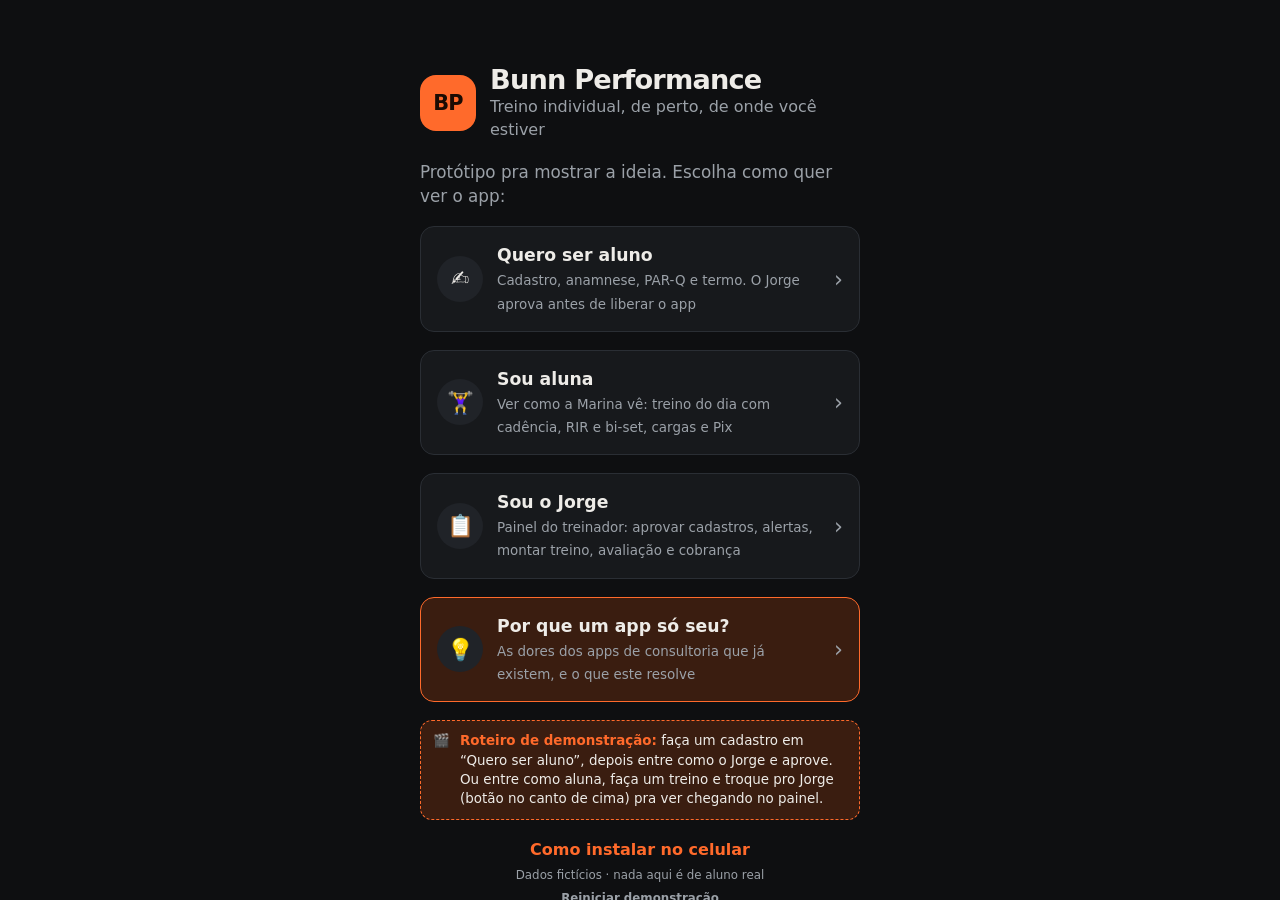
<file: index.html>
<!doctype html>
<html lang="pt-BR">
<head>
<meta charset="utf-8">
<meta name="viewport" content="width=device-width, initial-scale=1, maximum-scale=1, user-scalable=no, viewport-fit=cover">
<title>Jorge Personal</title>
<meta name="description" content="Protótipo do app de consultoria online do Jorge: cadastro com aprovação, treino detalhado, avaliação física e painel do treinador.">
<meta name="theme-color" content="#f3f2ee" media="(prefers-color-scheme: light)">
<meta name="theme-color" content="#0e0f11" media="(prefers-color-scheme: dark)">
<meta name="apple-mobile-web-app-capable" content="yes">
<meta name="mobile-web-app-capable" content="yes">
<meta name="apple-mobile-web-app-status-bar-style" content="default">
<meta name="apple-mobile-web-app-title" content="Jorge">
<link rel="manifest" href="manifest.webmanifest">
<link rel="icon" href="icones/icone-192.png" type="image/png">
<link rel="apple-touch-icon" href="icones/icone-180.png">
<link rel="stylesheet" href="app.css">
</head>
<body>

<!-- escolha de perfil (protótipo: na versão de verdade é o login) -->
<div class="entrada" id="entrada" hidden></div>

<header class="top" id="topo">
  <div class="top-in">
    <span class="logo sm" id="top-logo"></span>
    <div class="top-t">
      <span class="eyebrow" id="top-sub"></span>
      <h1 id="top-tit"></h1>
    </div>
    <button type="button" class="troca" id="troca" aria-label="Trocar de perfil"><i></i><span id="troca-txt"></span></button>
  </div>
</header>

<main id="main"><div class="view" id="tela"></div></main>

<nav class="tabbar" id="tabbar" aria-label="Seções"></nav>

<!-- treino em andamento -->
<div class="exec" id="exec" hidden></div>
<div class="descanso" id="descanso" aria-live="polite"></div>

<!-- folha que sobe de baixo -->
<div class="veu" id="veu" hidden></div>
<section class="folha" id="folha" role="dialog" aria-modal="true" aria-labelledby="folha-tit" hidden>
  <div class="pega"></div>
  <div class="fh"><h2 id="folha-tit"></h2><button type="button" class="fechar" data-a="fechar" aria-label="Fechar">✕</button></div>
  <div class="fc" id="folha-c"></div>
</section>

<div class="toast" id="toast" role="status"></div>
<div class="notif" id="notif" role="status"></div>

<script src="config.js"></script>
<script src="banco.js"></script>
<script src="dados.js"></script>
<script src="app.js"></script>
</body>
</html>
</file>
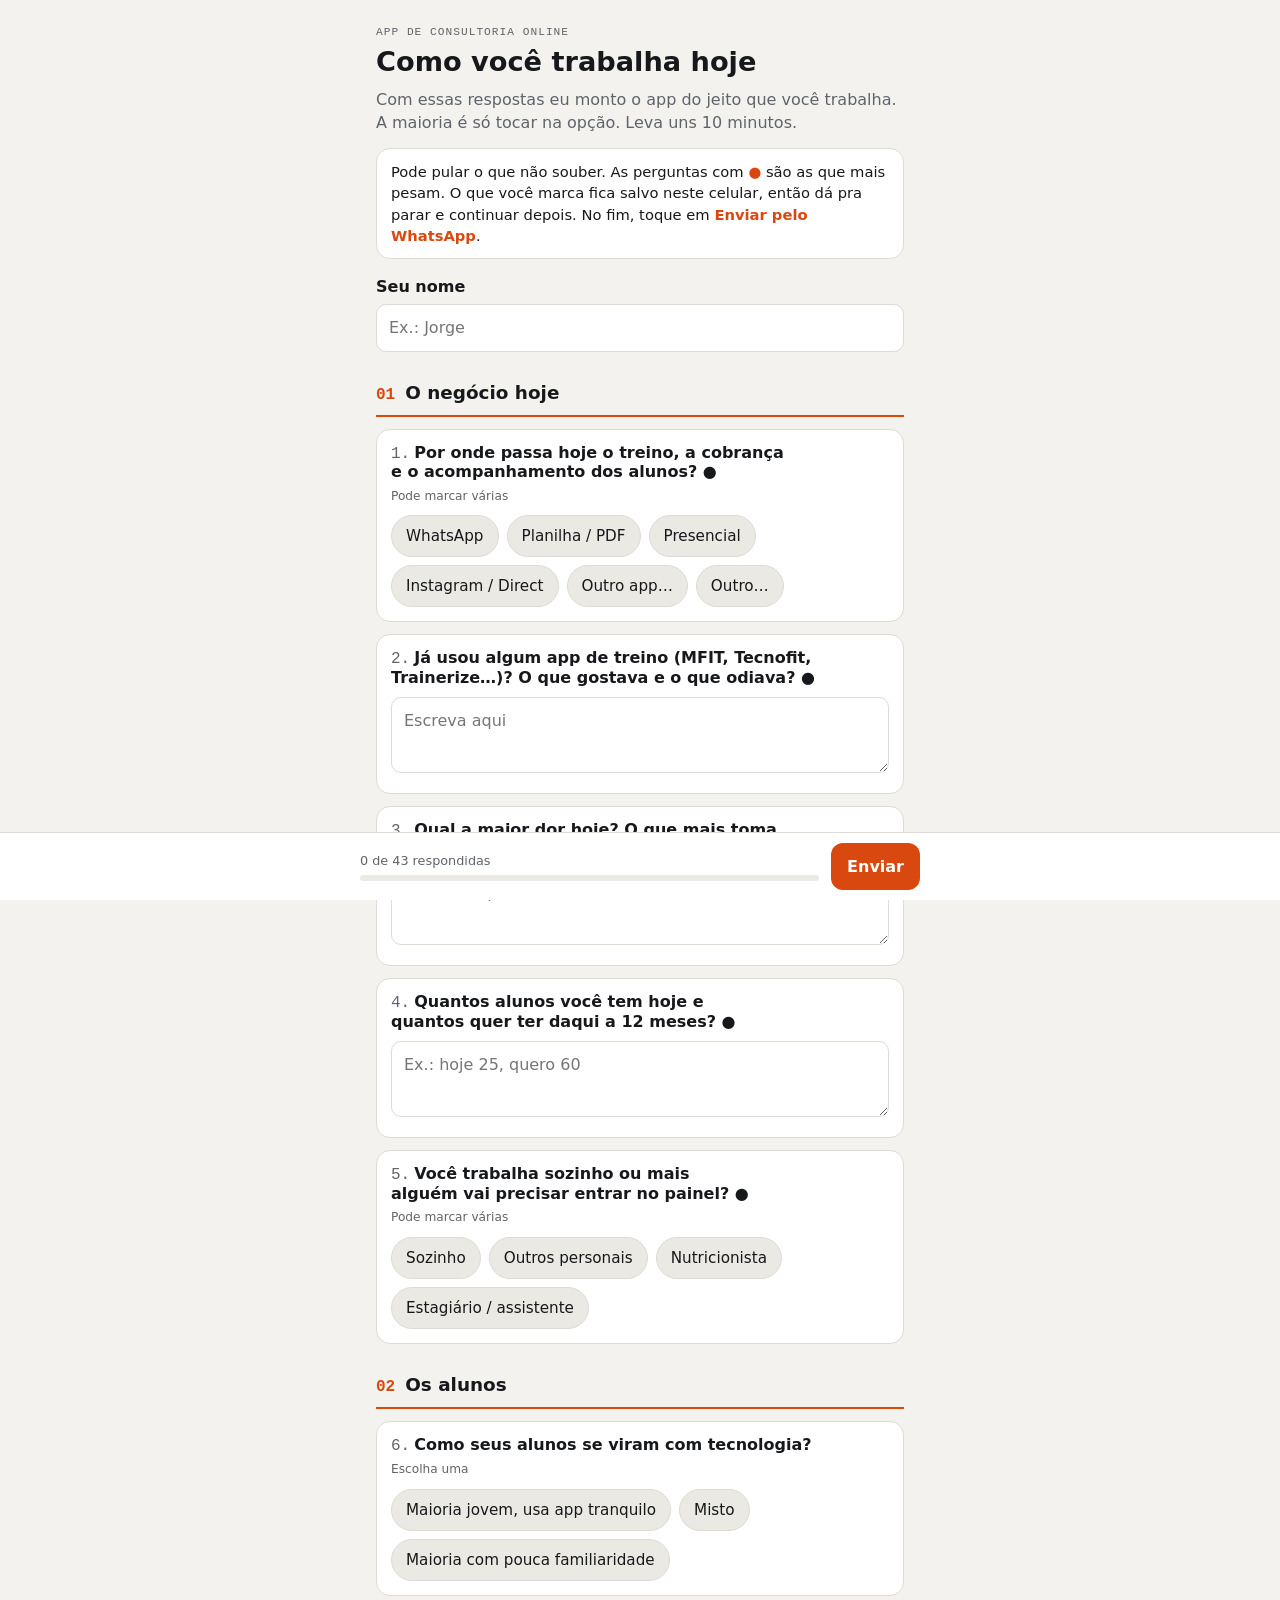
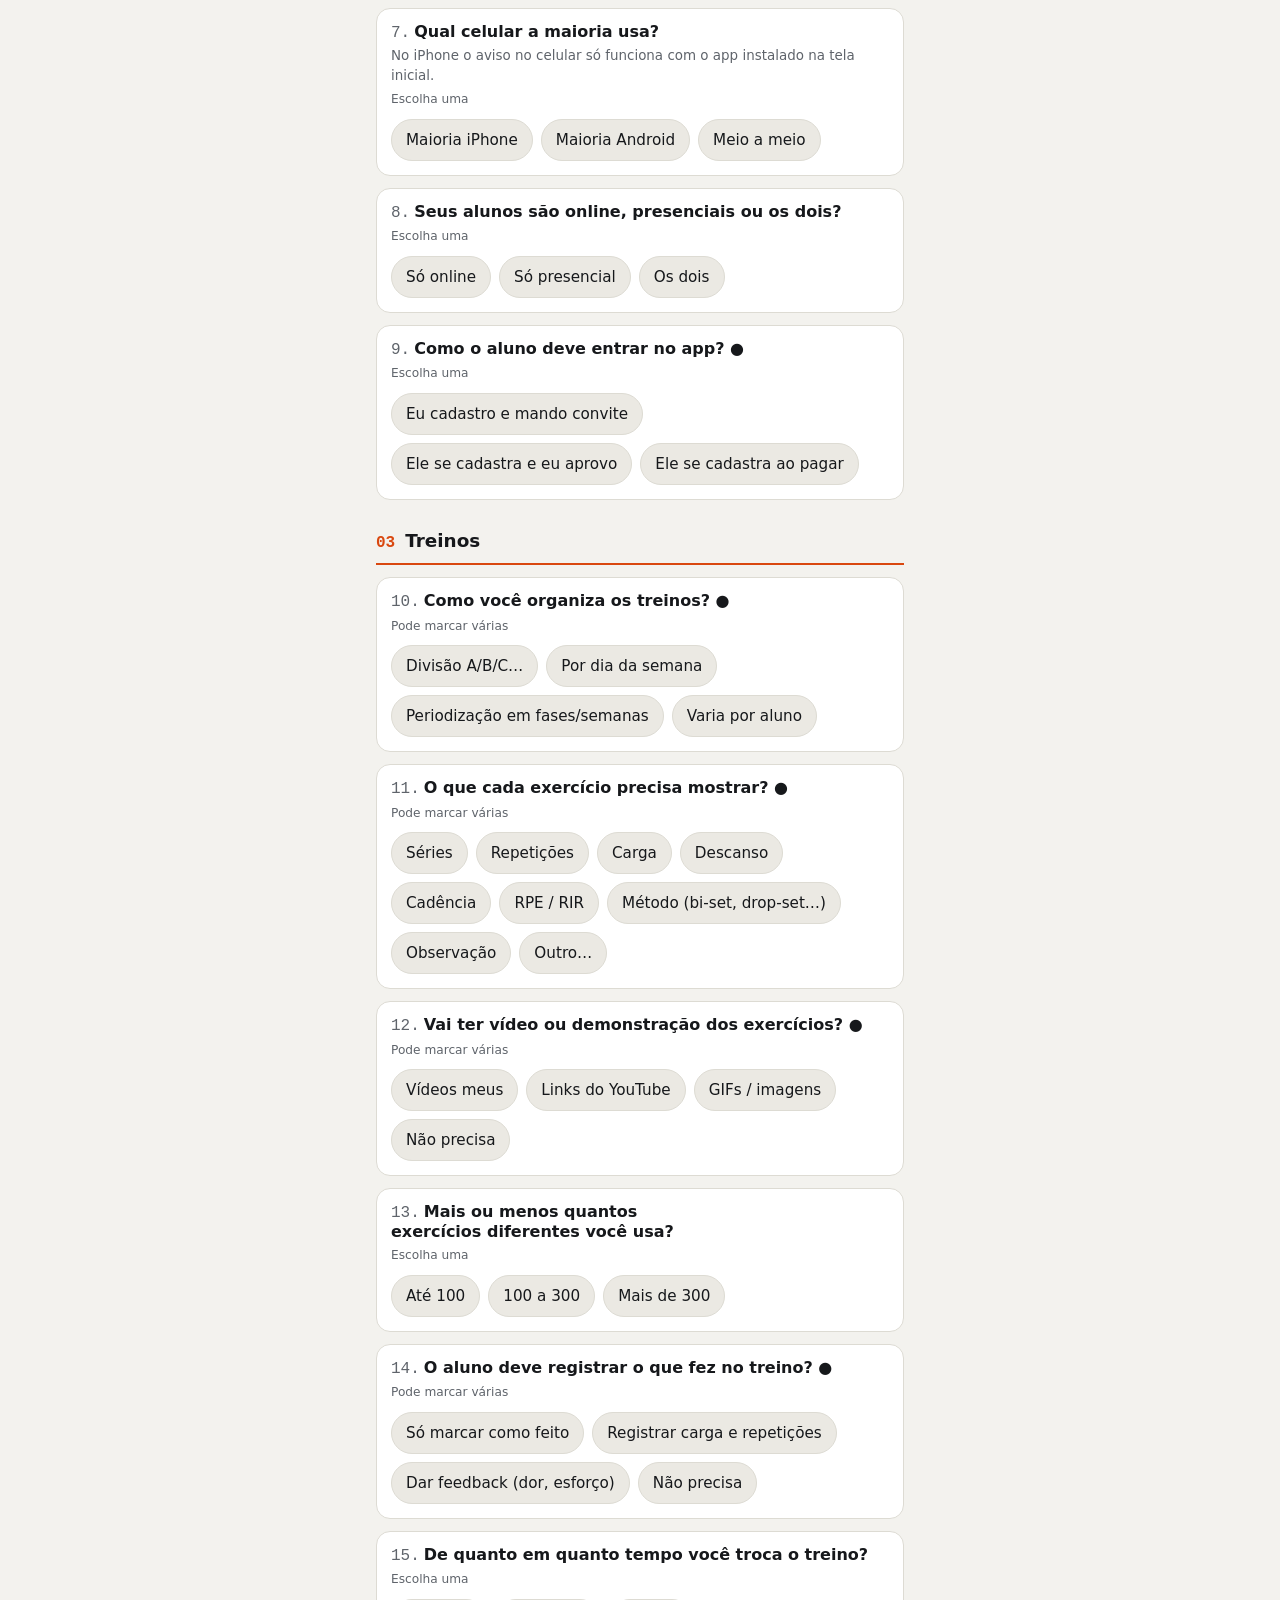
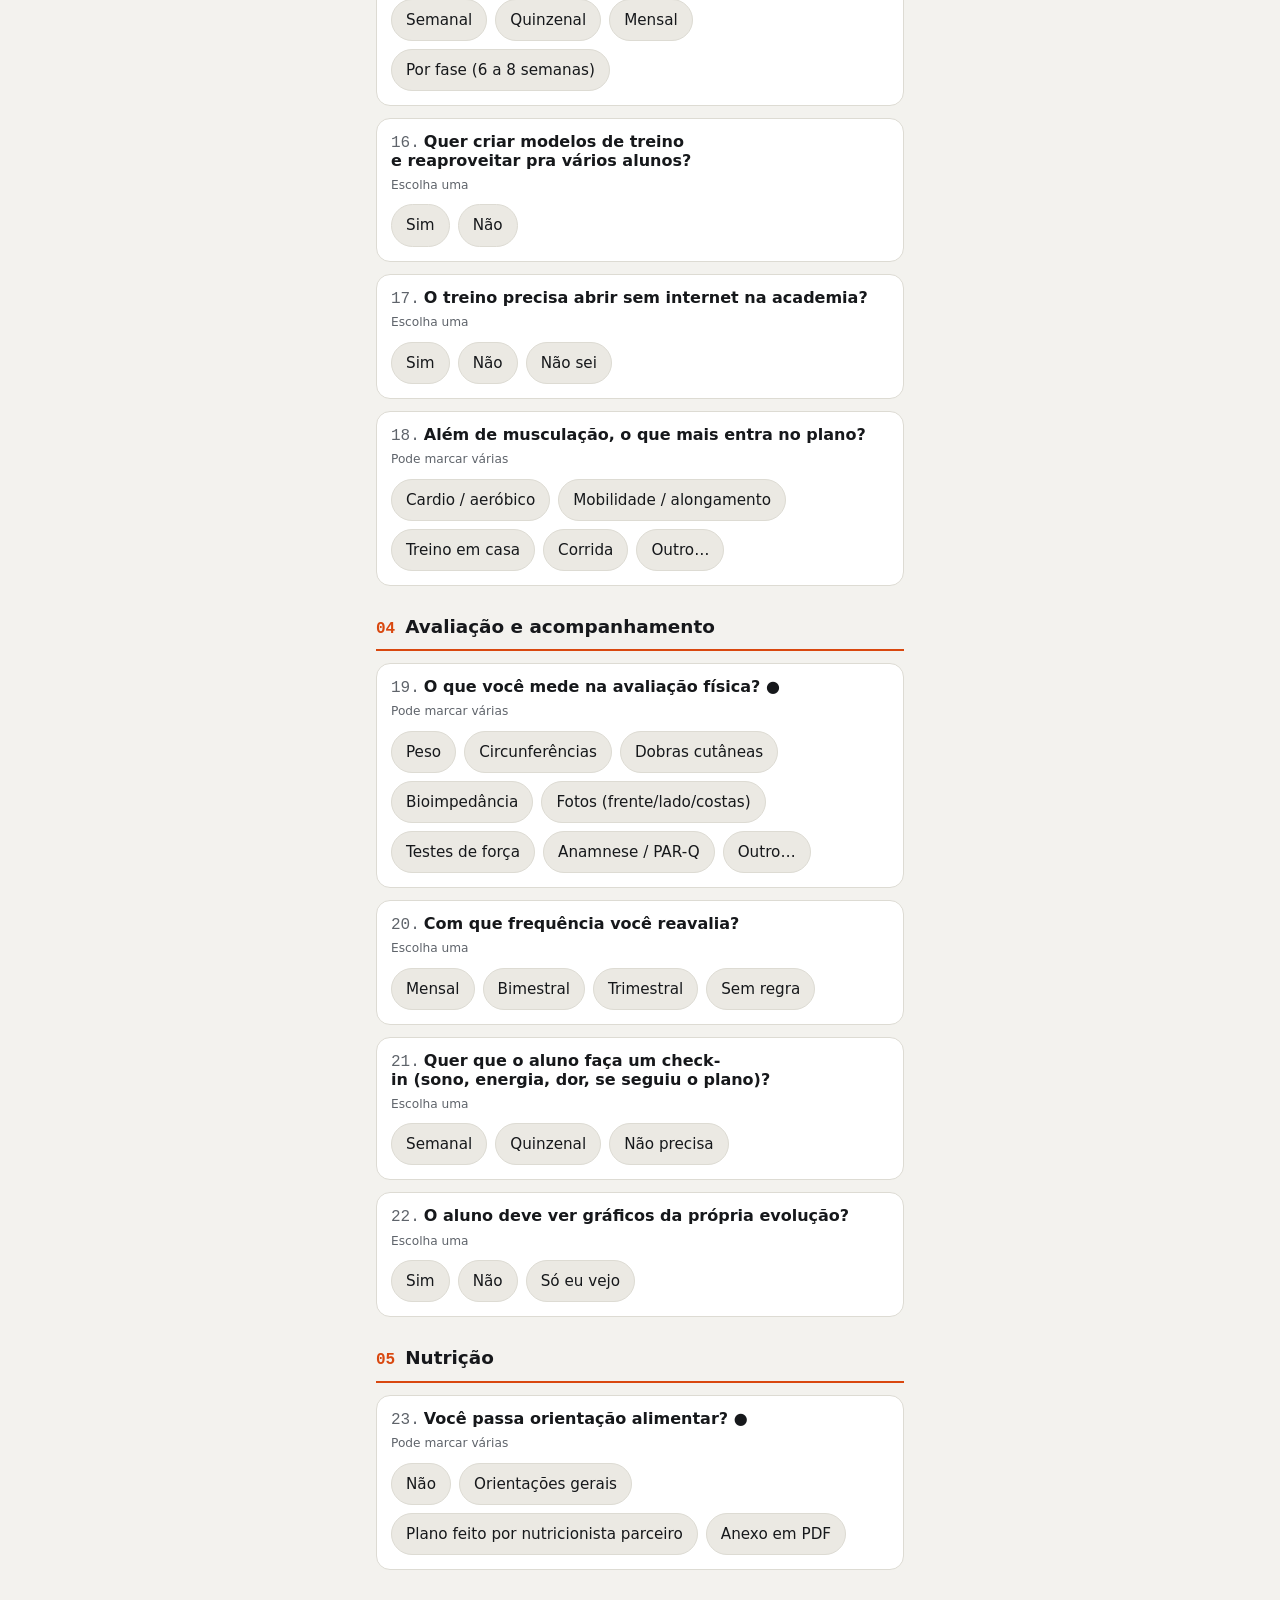
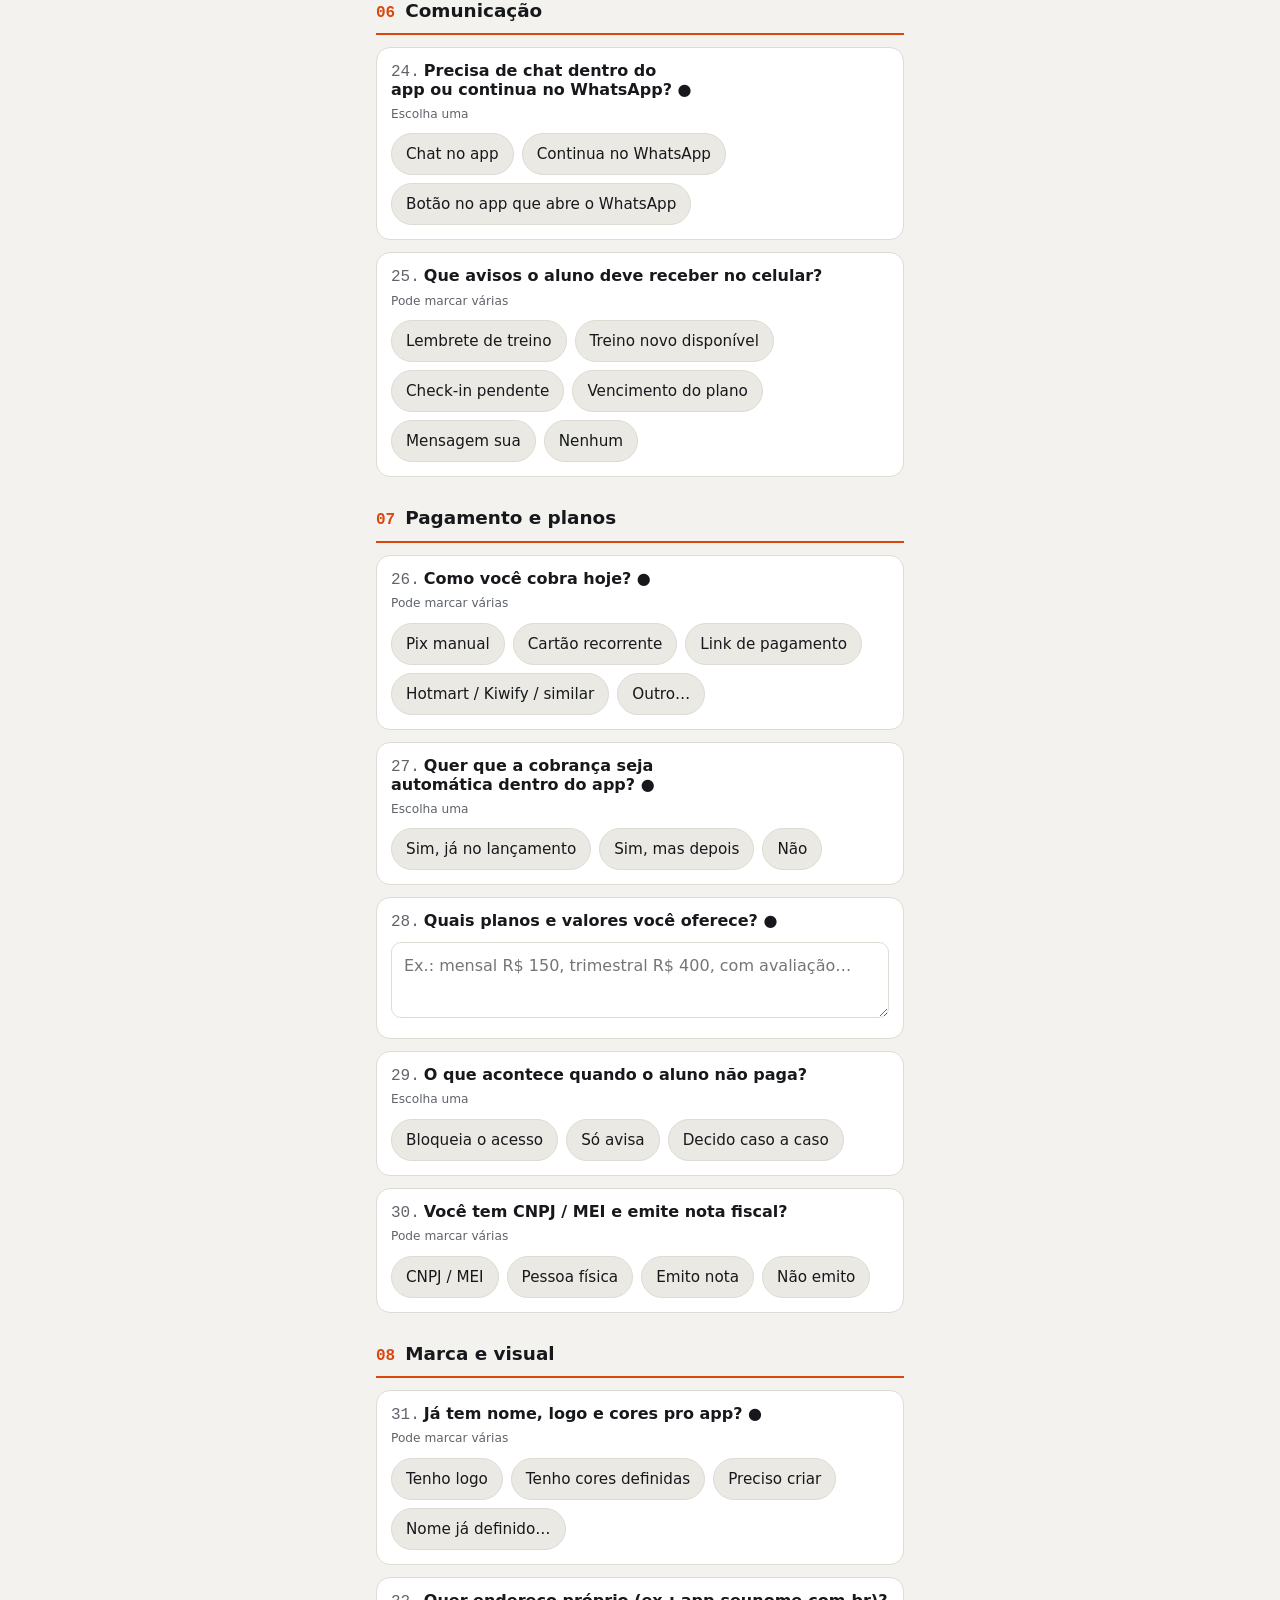
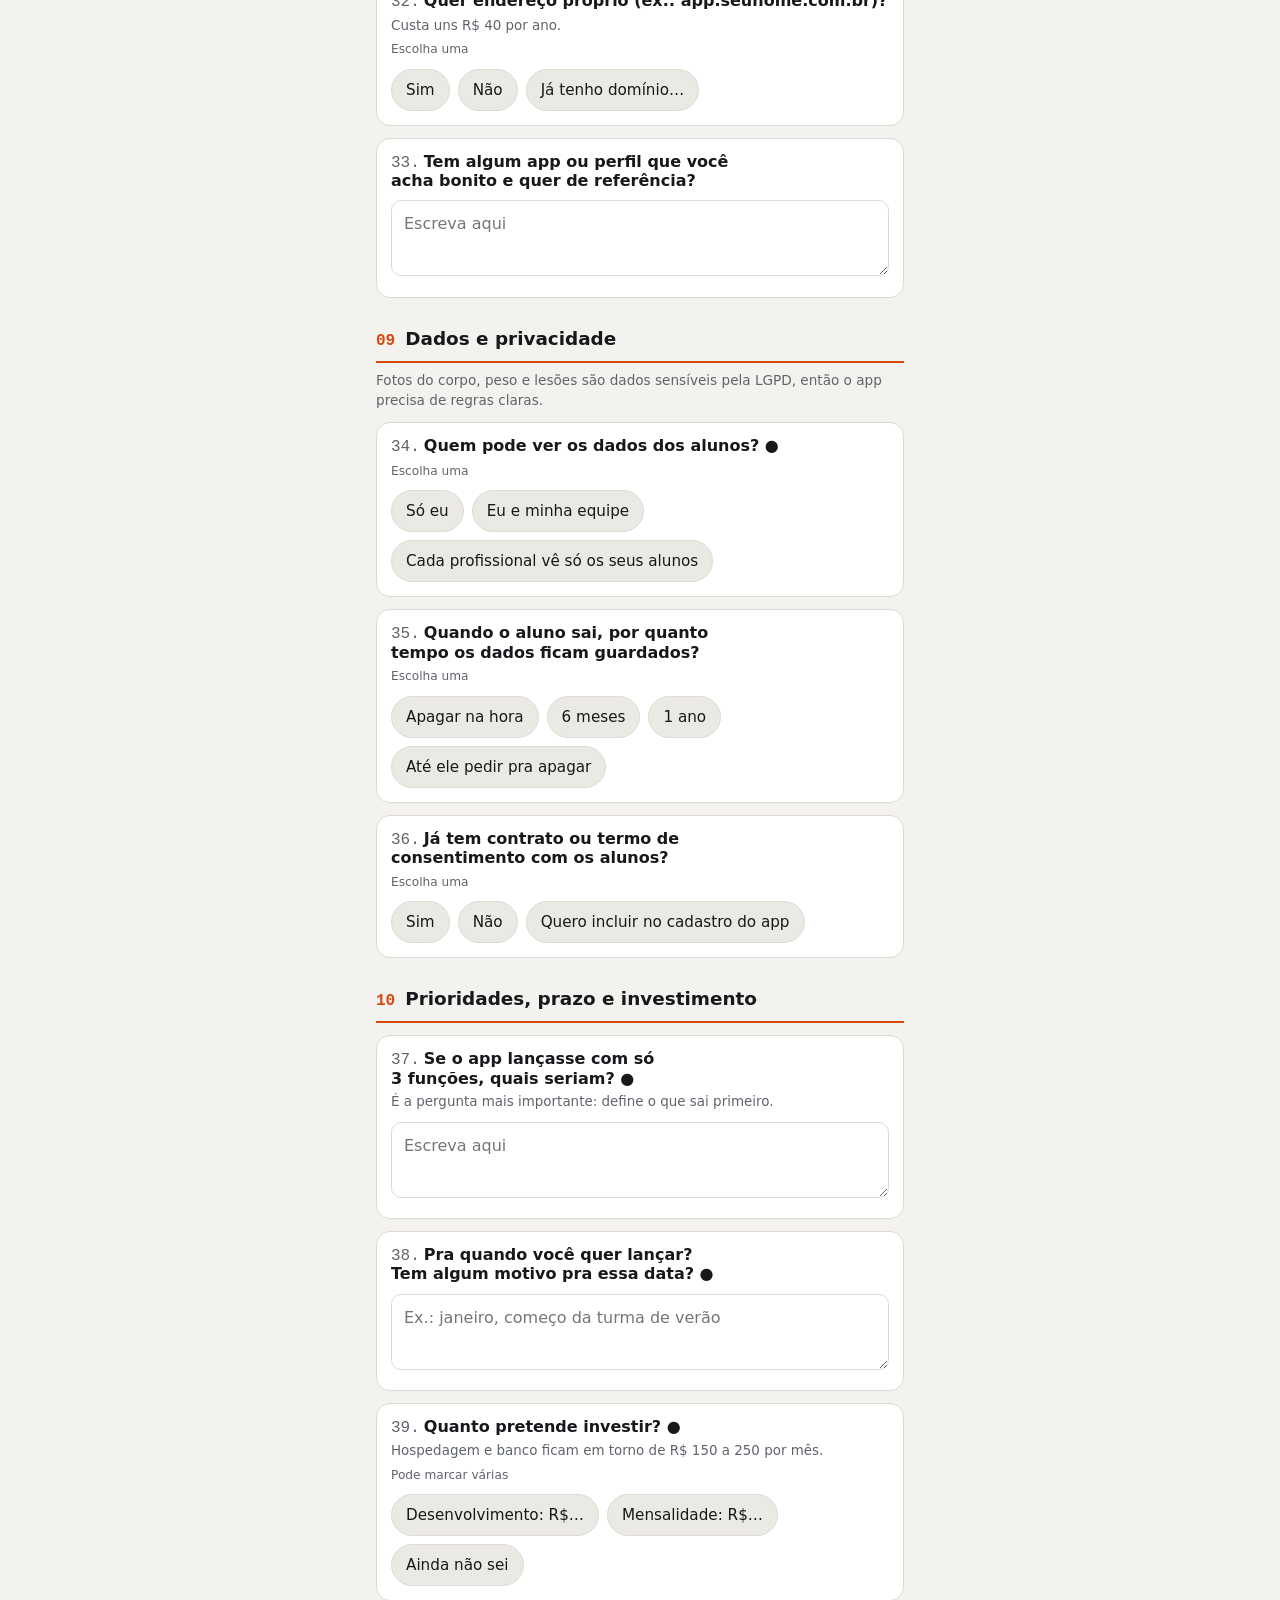
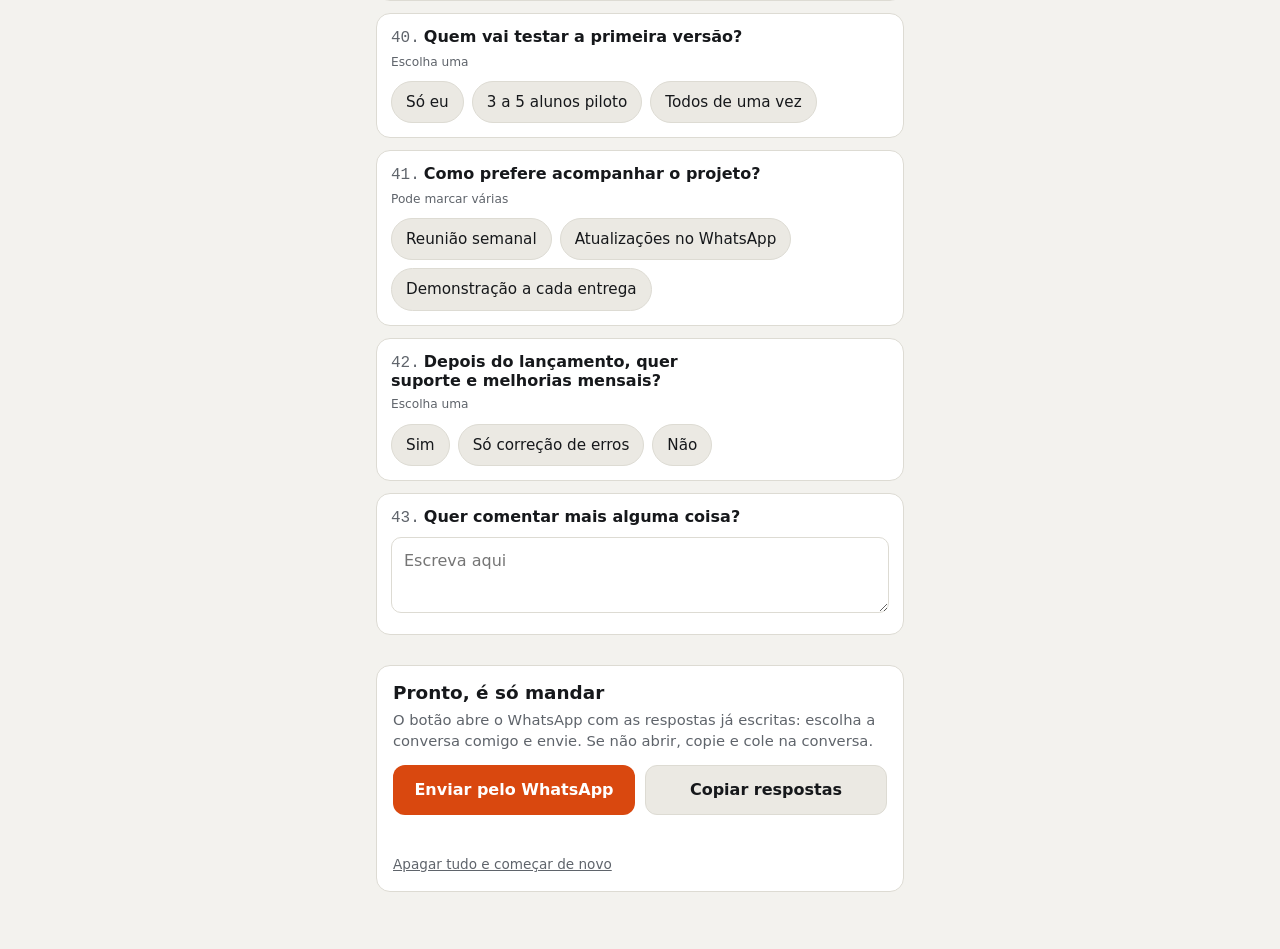
<file: questionario/index.html>
<!doctype html>
<html lang="pt-BR">
<head>
<meta charset="utf-8">
<meta name="viewport" content="width=device-width,initial-scale=1,viewport-fit=cover">
<title>Questionário do app</title>
<meta name="theme-color" content="#d9480f">
<style>
:root{
  --bg:#f3f2ee; --surface:#fff; --sunk:#ebe9e3; --ink:#16181b; --muted:#5f646b; --line:#dddbd3;
  --accent:#d9480f; --accent-ink:#fff; --accent-soft:#fde8dc; --ok:#1d7f48; --ok-soft:#dcf2e4;
  --f-body:-apple-system,BlinkMacSystemFont,"SF Pro Text","Segoe UI",Roboto,system-ui,sans-serif;
  --f-data:ui-monospace,"SF Mono",Consolas,monospace; --r:14px; color-scheme:light;
}
@media (prefers-color-scheme: dark){:root:not([data-theme="light"]){
  --bg:#0e0f11; --surface:#17191c; --sunk:#202328; --ink:#eeece8; --muted:#9ba1a8; --line:#2a2e34;
  --accent:#ff6a2b; --accent-ink:#1b0b03; --accent-soft:#3a1d10; --ok:#3fc47a; --ok-soft:#14301f; color-scheme:dark}}
:root[data-theme="dark"]{
  --bg:#0e0f11; --surface:#17191c; --sunk:#202328; --ink:#eeece8; --muted:#9ba1a8; --line:#2a2e34;
  --accent:#ff6a2b; --accent-ink:#1b0b03; --accent-soft:#3a1d10; --ok:#3fc47a; --ok-soft:#14301f; color-scheme:dark}
*{box-sizing:border-box}
html{-webkit-text-size-adjust:100%}
body{margin:0;background:var(--bg);color:var(--ink);font:16px/1.45 var(--f-body);-webkit-tap-highlight-color:transparent}
h1,h2,h3{margin:0;line-height:1.15;text-wrap:balance}
p{margin:0}
button,input,textarea{font:inherit;color:inherit}
:focus-visible{outline:2px solid var(--accent);outline-offset:2px}
.wrap{max-width:560px;margin:0 auto;padding:calc(env(safe-area-inset-top) + 24px) 16px 120px}
.eyebrow{font-family:var(--f-data);font-size:.7rem;letter-spacing:.09em;text-transform:uppercase;color:var(--muted)}
header h1{font-size:1.7rem;margin:6px 0 10px}
header p{color:var(--muted)}
.dica{margin-top:14px;background:var(--surface);border:1px solid var(--line);border-radius:var(--r);padding:12px 14px;font-size:.92rem}
.dica b{color:var(--accent)}
.campo-nome{margin-top:16px}
label.rot{display:block;font-weight:600;margin-bottom:6px}
input[type=text],textarea{width:100%;background:var(--surface);border:1px solid var(--line);border-radius:10px;padding:11px 12px;font-size:16px}
textarea{min-height:76px;resize:vertical}
.bloco{margin-top:30px}
.bloco-tit{display:flex;align-items:baseline;gap:10px;padding-bottom:8px;border-bottom:2px solid var(--accent)}
.bloco-tit .n{font-family:var(--f-data);color:var(--accent);font-weight:700}
.bloco-tit h2{font-size:1.15rem}
.bloco-nota{font-size:.85rem;color:var(--muted);margin-top:8px}
.q{background:var(--surface);border:1px solid var(--line);border-radius:var(--r);padding:14px;margin-top:12px}
.q.feita{border-color:color-mix(in srgb,var(--ok) 45%,var(--line))}
.q h3{font-size:1rem;font-weight:600}
.q h3 .num{font-family:var(--f-data);color:var(--muted);font-weight:400;margin-right:4px}
.q .ajuda{font-size:.84rem;color:var(--muted);margin-top:4px}
.q .tipo{font-size:.76rem;color:var(--muted);margin-top:6px}
.opcoes{display:flex;flex-wrap:wrap;gap:8px;margin-top:10px}
.op{border:1.5px solid var(--line);background:var(--sunk);border-radius:999px;padding:9px 14px;font-size:.95rem;cursor:pointer;min-height:42px;text-align:left}
.op[aria-pressed="true"]{background:var(--accent);border-color:var(--accent);color:var(--accent-ink);font-weight:600}
.op[aria-pressed="true"]::before{content:"✓ "}
.extra{margin-top:10px}
.extra input{font-size:15px}
.q textarea{margin-top:10px}
.barra{position:fixed;left:0;right:0;bottom:0;background:var(--surface);border-top:1px solid var(--line);
  padding:10px 16px calc(env(safe-area-inset-bottom) + 10px);z-index:5}
.barra-in{max-width:560px;margin:0 auto;display:flex;align-items:center;gap:12px}
.prog{flex:1;min-width:0}
.prog .txt{font-size:.8rem;color:var(--muted)}
.trilho{height:6px;background:var(--sunk);border-radius:99px;overflow:hidden;margin-top:4px}
.trilho i{display:block;height:100%;width:0;background:var(--ok);transition:width .25s}
.btn{border:0;border-radius:12px;padding:12px 16px;font-weight:700;cursor:pointer;white-space:nowrap}
.btn-p{background:var(--accent);color:var(--accent-ink)}
.btn-s{background:var(--sunk);border:1px solid var(--line)}
.fim{margin-top:30px;background:var(--surface);border:1px solid var(--line);border-radius:var(--r);padding:16px}
.fim h2{font-size:1.15rem;margin-bottom:6px}
.fim p{color:var(--muted);font-size:.92rem}
.fim .acoes{display:flex;flex-wrap:wrap;gap:10px;margin-top:14px}
.fim .acoes .btn{flex:1 1 200px}
.aviso{font-size:.85rem;color:var(--ok);margin-top:10px;min-height:1.2em}
.limpar{background:none;border:0;color:var(--muted);text-decoration:underline;font-size:.85rem;margin-top:14px;cursor:pointer;padding:0}
</style>
</head>
<body>
<div class="wrap">
  <header>
    <div class="eyebrow">App de consultoria online</div>
    <h1>Como você trabalha hoje</h1>
    <p>Com essas respostas eu monto o app do jeito que você trabalha. A maioria é só tocar na opção. Leva uns 10 minutos.</p>
    <div class="dica">Pode pular o que não souber. As perguntas com <b>●</b> são as que mais pesam. O que você marca fica salvo neste celular, então dá pra parar e continuar depois. No fim, toque em <b>Enviar pelo WhatsApp</b>.</div>
    <div class="campo-nome">
      <label class="rot" for="nome">Seu nome</label>
      <input type="text" id="nome" autocomplete="name" placeholder="Ex.: Jorge">
    </div>
  </header>
  <main id="form"></main>
  <section class="fim" id="fim">
    <h2>Pronto, é só mandar</h2>
    <p>O botão abre o WhatsApp com as respostas já escritas: escolha a conversa comigo e envie. Se não abrir, copie e cole na conversa.</p>
    <div class="acoes">
      <button class="btn btn-p" id="enviar" type="button">Enviar pelo WhatsApp</button>
      <button class="btn btn-s" id="copiar" type="button">Copiar respostas</button>
    </div>
    <div class="aviso" id="aviso" role="status"></div>
    <button class="limpar" id="limpar" type="button">Apagar tudo e começar de novo</button>
  </section>
</div>
<div class="barra"><div class="barra-in">
  <div class="prog"><div class="txt" id="prog-txt">0 de 0 respondidas</div><div class="trilho"><i id="prog-bar"></i></div></div>
  <button class="btn btn-p" type="button" id="ir-fim">Enviar</button>
</div></div>

<script>
/* Tipos: um = escolhe uma (toca de novo pra desmarcar) · varias = pode marcar várias · texto = escreve.
   Opção terminada em "…" abre um campinho pra escrever (ex.: "Outro…"). */
const BLOCOS = [
  {t:"O negócio hoje", q:[
    {p:"Por onde passa hoje o treino, a cobrança e o acompanhamento dos alunos?", tipo:"varias", imp:1,
     o:["WhatsApp","Planilha / PDF","Presencial","Instagram / Direct","Outro app…","Outro…"]},
    {p:"Já usou algum app de treino (MFIT, Tecnofit, Trainerize…)? O que gostava e o que odiava?", tipo:"texto", imp:1},
    {p:"Qual a maior dor hoje? O que mais toma seu tempo ou faz você perder aluno?", tipo:"texto", imp:1},
    {p:"Quantos alunos você tem hoje e quantos quer ter daqui a 12 meses?", tipo:"texto", imp:1, ph:"Ex.: hoje 25, quero 60"},
    {p:"Você trabalha sozinho ou mais alguém vai precisar entrar no painel?", tipo:"varias", imp:1,
     o:["Sozinho","Outros personais","Nutricionista","Estagiário / assistente"]},
  ]},
  {t:"Os alunos", q:[
    {p:"Como seus alunos se viram com tecnologia?", tipo:"um", o:["Maioria jovem, usa app tranquilo","Misto","Maioria com pouca familiaridade"]},
    {p:"Qual celular a maioria usa?", tipo:"um", o:["Maioria iPhone","Maioria Android","Meio a meio"],
     a:"No iPhone o aviso no celular só funciona com o app instalado na tela inicial."},
    {p:"Seus alunos são online, presenciais ou os dois?", tipo:"um", o:["Só online","Só presencial","Os dois"]},
    {p:"Como o aluno deve entrar no app?", tipo:"um", imp:1, o:["Eu cadastro e mando convite","Ele se cadastra e eu aprovo","Ele se cadastra ao pagar"]},
  ]},
  {t:"Treinos", q:[
    {p:"Como você organiza os treinos?", tipo:"varias", imp:1, o:["Divisão A/B/C…","Por dia da semana","Periodização em fases/semanas","Varia por aluno"]},
    {p:"O que cada exercício precisa mostrar?", tipo:"varias", imp:1,
     o:["Séries","Repetições","Carga","Descanso","Cadência","RPE / RIR","Método (bi-set, drop-set…)","Observação","Outro…"]},
    {p:"Vai ter vídeo ou demonstração dos exercícios?", tipo:"varias", imp:1, o:["Vídeos meus","Links do YouTube","GIFs / imagens","Não precisa"]},
    {p:"Mais ou menos quantos exercícios diferentes você usa?", tipo:"um", o:["Até 100","100 a 300","Mais de 300"]},
    {p:"O aluno deve registrar o que fez no treino?", tipo:"varias", imp:1,
     o:["Só marcar como feito","Registrar carga e repetições","Dar feedback (dor, esforço)","Não precisa"]},
    {p:"De quanto em quanto tempo você troca o treino?", tipo:"um", o:["Semanal","Quinzenal","Mensal","Por fase (6 a 8 semanas)"]},
    {p:"Quer criar modelos de treino e reaproveitar pra vários alunos?", tipo:"um", o:["Sim","Não"]},
    {p:"O treino precisa abrir sem internet na academia?", tipo:"um", o:["Sim","Não","Não sei"]},
    {p:"Além de musculação, o que mais entra no plano?", tipo:"varias", o:["Cardio / aeróbico","Mobilidade / alongamento","Treino em casa","Corrida","Outro…"]},
  ]},
  {t:"Avaliação e acompanhamento", q:[
    {p:"O que você mede na avaliação física?", tipo:"varias", imp:1,
     o:["Peso","Circunferências","Dobras cutâneas","Bioimpedância","Fotos (frente/lado/costas)","Testes de força","Anamnese / PAR-Q","Outro…"]},
    {p:"Com que frequência você reavalia?", tipo:"um", o:["Mensal","Bimestral","Trimestral","Sem regra"]},
    {p:"Quer que o aluno faça um check-in (sono, energia, dor, se seguiu o plano)?", tipo:"um", o:["Semanal","Quinzenal","Não precisa"]},
    {p:"O aluno deve ver gráficos da própria evolução?", tipo:"um", o:["Sim","Não","Só eu vejo"]},
  ]},
  {t:"Nutrição", q:[
    {p:"Você passa orientação alimentar?", tipo:"varias", imp:1,
     o:["Não","Orientações gerais","Plano feito por nutricionista parceiro","Anexo em PDF"]},
  ]},
  {t:"Comunicação", q:[
    {p:"Precisa de chat dentro do app ou continua no WhatsApp?", tipo:"um", imp:1,
     o:["Chat no app","Continua no WhatsApp","Botão no app que abre o WhatsApp"]},
    {p:"Que avisos o aluno deve receber no celular?", tipo:"varias",
     o:["Lembrete de treino","Treino novo disponível","Check-in pendente","Vencimento do plano","Mensagem sua","Nenhum"]},
  ]},
  {t:"Pagamento e planos", q:[
    {p:"Como você cobra hoje?", tipo:"varias", imp:1, o:["Pix manual","Cartão recorrente","Link de pagamento","Hotmart / Kiwify / similar","Outro…"]},
    {p:"Quer que a cobrança seja automática dentro do app?", tipo:"um", imp:1, o:["Sim, já no lançamento","Sim, mas depois","Não"]},
    {p:"Quais planos e valores você oferece?", tipo:"texto", imp:1, ph:"Ex.: mensal R$ 150, trimestral R$ 400, com avaliação…"},
    {p:"O que acontece quando o aluno não paga?", tipo:"um", o:["Bloqueia o acesso","Só avisa","Decido caso a caso"]},
    {p:"Você tem CNPJ / MEI e emite nota fiscal?", tipo:"varias", o:["CNPJ / MEI","Pessoa física","Emito nota","Não emito"]},
  ]},
  {t:"Marca e visual", q:[
    {p:"Já tem nome, logo e cores pro app?", tipo:"varias", imp:1, o:["Tenho logo","Tenho cores definidas","Preciso criar","Nome já definido…"]},
    {p:"Quer endereço próprio (ex.: app.seunome.com.br)?", tipo:"um", o:["Sim","Não","Já tenho domínio…"], a:"Custa uns R$ 40 por ano."},
    {p:"Tem algum app ou perfil que você acha bonito e quer de referência?", tipo:"texto"},
  ]},
  {t:"Dados e privacidade", nota:"Fotos do corpo, peso e lesões são dados sensíveis pela LGPD, então o app precisa de regras claras.", q:[
    {p:"Quem pode ver os dados dos alunos?", tipo:"um", imp:1, o:["Só eu","Eu e minha equipe","Cada profissional vê só os seus alunos"]},
    {p:"Quando o aluno sai, por quanto tempo os dados ficam guardados?", tipo:"um", o:["Apagar na hora","6 meses","1 ano","Até ele pedir pra apagar"]},
    {p:"Já tem contrato ou termo de consentimento com os alunos?", tipo:"um", o:["Sim","Não","Quero incluir no cadastro do app"]},
  ]},
  {t:"Prioridades, prazo e investimento", q:[
    {p:"Se o app lançasse com só 3 funções, quais seriam?", tipo:"texto", imp:1, a:"É a pergunta mais importante: define o que sai primeiro."},
    {p:"Pra quando você quer lançar? Tem algum motivo pra essa data?", tipo:"texto", imp:1, ph:"Ex.: janeiro, começo da turma de verão"},
    {p:"Quanto pretende investir?", tipo:"varias", imp:1, o:["Desenvolvimento: R$…","Mensalidade: R$…","Ainda não sei"],
     a:"Hospedagem e banco ficam em torno de R$ 150 a 250 por mês."},
    {p:"Quem vai testar a primeira versão?", tipo:"um", o:["Só eu","3 a 5 alunos piloto","Todos de uma vez"]},
    {p:"Como prefere acompanhar o projeto?", tipo:"varias", o:["Reunião semanal","Atualizações no WhatsApp","Demonstração a cada entrega"]},
    {p:"Depois do lançamento, quer suporte e melhorias mensais?", tipo:"um", o:["Sim","Só correção de erros","Não"]},
    {p:"Quer comentar mais alguma coisa?", tipo:"texto"},
  ]},
];

const CHAVE = "questionario-jorge-v1";
let R = {};                       // respostas: id -> {m:[opções], x:{opção:texto}, t:texto}
try { R = JSON.parse(localStorage.getItem(CHAVE)) || {}; } catch (e) { R = {}; }
const salvar = () => { try { localStorage.setItem(CHAVE, JSON.stringify(R)); } catch (e) {} };

const form = document.getElementById("form");
const todas = [];
let n = 0;
const el = (tag, cls, txt) => { const e = document.createElement(tag); if (cls) e.className = cls; if (txt != null) e.textContent = txt; return e; };

BLOCOS.forEach((b, bi) => {
  const sec = el("section", "bloco");
  const tit = el("div", "bloco-tit");
  tit.append(el("span", "n", String(bi + 1).padStart(2, "0")), el("h2", null, b.t));
  sec.append(tit);
  if (b.nota) sec.append(el("p", "bloco-nota", b.nota));
  b.q.forEach(q => {
    n++; q.id = "q" + n; q.n = n; q.bloco = b.t; todas.push(q);
    const r = R[q.id] || (R[q.id] = {m: [], x: {}, t: ""});
    const card = el("div", "q"); card.id = q.id;
    const h = el("h3");
    h.append(el("span", "num", n + "."), document.createTextNode(q.p + (q.imp ? " ●" : "")));
    card.append(h);
    if (q.a) card.append(el("p", "ajuda", q.a));
    if (q.tipo === "texto") {
      const ta = el("textarea"); ta.placeholder = q.ph || "Escreva aqui"; ta.value = r.t || "";
      ta.setAttribute("aria-label", q.p);
      ta.addEventListener("input", () => { r.t = ta.value; salvar(); atualizar(); });
      card.append(ta);
    } else {
      card.append(el("p", "tipo", q.tipo === "varias" ? "Pode marcar várias" : "Escolha uma"));
      const ops = el("div", "opcoes"), extras = el("div");
      const desenhar = () => {
        ops.querySelectorAll(".op").forEach(bt => bt.setAttribute("aria-pressed", r.m.includes(bt.dataset.o)));
        extras.innerHTML = "";
        r.m.filter(o => o.endsWith("…")).forEach(o => {
          const w = el("div", "extra"), inp = el("input");
          inp.type = "text"; inp.placeholder = o.replace(/…$/, "").replace(/:\s*R\$$/, " (R$)") + ": escreva aqui";
          inp.value = r.x[o] || ""; inp.setAttribute("aria-label", o);
          inp.addEventListener("input", () => { r.x[o] = inp.value; salvar(); });
          w.append(inp); extras.append(w);
        });
        card.classList.toggle("feita", r.m.length > 0);
      };
      q.o.forEach(o => {
        const bt = el("button", "op", o); bt.type = "button"; bt.dataset.o = o;
        bt.addEventListener("click", () => {
          const tem = r.m.includes(o);
          if (q.tipo === "um") r.m = tem ? [] : [o];
          else r.m = tem ? r.m.filter(v => v !== o) : [...r.m, o];
          salvar(); desenhar(); atualizar();
        });
        ops.append(bt);
      });
      card.append(ops, extras);
      desenhar();
    }
    sec.append(card);
  });
  form.append(sec);
});

const nome = document.getElementById("nome");
nome.value = R._nome || "";
nome.addEventListener("input", () => { R._nome = nome.value; salvar(); });

const respondida = q => { const r = R[q.id]; return q.tipo === "texto" ? !!(r.t || "").trim() : r.m.length > 0; };
function atualizar() {
  const k = todas.filter(respondida).length;
  document.getElementById("prog-txt").textContent = k + " de " + todas.length + " respondidas";
  document.getElementById("prog-bar").style.width = (100 * k / todas.length) + "%";
  todas.forEach(q => { if (q.tipo === "texto") document.getElementById(q.id).classList.toggle("feita", respondida(q)); });
}
atualizar();

function montarTexto() {
  const linhas = ["*Questionário do app de consultoria*", "Nome: " + ((R._nome || "").trim() || "(não informado)"), ""];
  let bloco = "";
  todas.forEach(q => {
    if (q.bloco !== bloco) { bloco = q.bloco; linhas.push("*" + bloco + "*"); }
    const r = R[q.id];
    let resp;
    if (q.tipo === "texto") resp = (r.t || "").trim();
    else resp = r.m.map(o => {
      const base = o.replace(/…$/, ""), x = (r.x[o] || "").trim();
      return !x ? base : base + (base.endsWith("R$") ? " " : ": ") + x;
    }).join("; ");
    linhas.push(q.n + ". " + q.p, "→ " + (resp || "—"));
  });
  return linhas.join("\n");
}

const aviso = document.getElementById("aviso");
document.getElementById("ir-fim").addEventListener("click", () => document.getElementById("fim").scrollIntoView({behavior: "smooth"}));
document.getElementById("enviar").addEventListener("click", () => {
  window.open("https://wa.me/?text=" + encodeURIComponent(montarTexto()), "_blank");
});
document.getElementById("copiar").addEventListener("click", async () => {
  const txt = montarTexto();
  try { await navigator.clipboard.writeText(txt); aviso.textContent = "Copiado. Agora é só colar na conversa do WhatsApp."; }
  catch (e) {
    const ta = el("textarea"); ta.value = txt; document.body.append(ta); ta.select();
    try { document.execCommand("copy"); aviso.textContent = "Copiado. Agora é só colar na conversa do WhatsApp."; }
    catch (e2) { aviso.textContent = "Não deu pra copiar automaticamente."; }
    ta.remove();
  }
});
document.getElementById("limpar").addEventListener("click", () => {
  if (!confirm("Apagar todas as respostas deste celular?")) return;
  try { localStorage.removeItem(CHAVE); } catch (e) {}
  location.reload();
});
</script>
</body>
</html>
</file>
<file: app.css>
:root{
  --bg:#f3f2ee; --surface:#fff; --sunk:#ebe9e3; --ink:#16181b; --muted:#5f646b; --line:#dddbd3;
  --accent:#d9480f; --accent-ink:#fff; --accent-soft:#fde8dc;
  --ok:#1d7f48; --ok-soft:#dcf2e4; --warn:#9a6200; --warn-soft:#fbefd2; --bad:#c2352a; --bad-soft:#fbe1de;
  --info:#2c64a6; --info-soft:#dfe9f6;
  --f-body:-apple-system,BlinkMacSystemFont,"SF Pro Text","Segoe UI",Roboto,system-ui,sans-serif;
  --f-data:ui-monospace,"SF Mono",Consolas,monospace;
  --tabh:60px; --r:14px;
  --shadow:0 1px 2px rgba(0,0,0,.05),0 4px 14px rgba(0,0,0,.05);
  color-scheme:light;
}
/* tema escuro: segue o celular (data-tema="auto") ou fica fixo (data-tema="escuro") */
@media (prefers-color-scheme: dark){:root:not([data-tema="claro"]){
  --bg:#0e0f11; --surface:#17191c; --sunk:#202328; --ink:#eeece8; --muted:#9ba1a8; --line:#2a2e34;
  --accent:#ff6a2b; --accent-ink:#1b0b03; --accent-soft:#3a1d10;
  --ok:#3fc47a; --ok-soft:#14301f; --warn:#f0b54a; --warn-soft:#352812; --bad:#f2675b; --bad-soft:#3a1714;
  --info:#6aa6ec; --info-soft:#162637;
  --shadow:none; color-scheme:dark}}
:root[data-tema="escuro"]{
  --bg:#0e0f11; --surface:#17191c; --sunk:#202328; --ink:#eeece8; --muted:#9ba1a8; --line:#2a2e34;
  --accent:#ff6a2b; --accent-ink:#1b0b03; --accent-soft:#3a1d10;
  --ok:#3fc47a; --ok-soft:#14301f; --warn:#f0b54a; --warn-soft:#352812; --bad:#f2675b; --bad-soft:#3a1714;
  --info:#6aa6ec; --info-soft:#162637;
  --shadow:none; color-scheme:dark}

*{box-sizing:border-box}
html{-webkit-text-size-adjust:100%;height:100%;overflow:hidden;overscroll-behavior:none}
body{margin:0;height:100%;overflow:hidden;overscroll-behavior:none;display:flex;flex-direction:column;
  background:var(--bg);color:var(--ink);font-family:var(--f-body);font-size:16px;line-height:1.45;
  -webkit-tap-highlight-color:transparent;touch-action:manipulation}
*{scrollbar-width:none} *::-webkit-scrollbar{display:none}
button,.tabbar,.chip,.seg{-webkit-user-select:none;user-select:none;-webkit-touch-callout:none}
h1,h2,h3,h4{margin:0;line-height:1.15;text-wrap:balance}
p{margin:0}
button{font:inherit;color:inherit;cursor:pointer}
input,textarea,select{font:inherit;color:var(--ink)}
.mono,.num{font-family:var(--f-data);font-variant-numeric:tabular-nums}
.muted{color:var(--muted)} .small{font-size:.84rem} .tiny{font-size:.74rem}
.eyebrow{font-family:var(--f-data);font-size:.7rem;letter-spacing:.09em;text-transform:uppercase;color:var(--muted)}
:focus-visible{outline:2px solid var(--accent);outline-offset:2px}
[hidden]{display:none!important}

/* ---------- entrada ---------- */
.entrada{position:fixed;inset:0;z-index:50;background:var(--bg);overflow-y:auto;
  padding:calc(env(safe-area-inset-top) + 28px) 20px calc(env(safe-area-inset-bottom) + 28px)}
.entrada-in{max-width:440px;margin:0 auto;display:flex;flex-direction:column;gap:18px;min-height:100%}
.marca-g{display:flex;align-items:center;gap:14px;margin-top:4vh}
.logo{flex:none;display:grid;place-items:center;width:56px;height:56px;border-radius:16px;background:var(--accent);color:var(--accent-ink);
  font-weight:900;font-size:1.3rem;letter-spacing:-.04em}
.logo.sm{width:34px;height:34px;border-radius:10px;font-size:.82rem}
.marca-g h1{font-size:1.7rem;font-weight:900;letter-spacing:-.03em}
.entrada .lead{font-size:1.05rem;color:var(--muted)}
.papel{display:flex;align-items:center;gap:14px;text-align:left;width:100%;background:var(--surface);border:1px solid var(--line);
  border-radius:var(--r);padding:16px;box-shadow:var(--shadow)}
.papel b{display:block;font-size:1.08rem}
.papel .ico{flex:none;width:46px;height:46px;border-radius:50%;display:grid;place-items:center;font-size:1.35rem;background:var(--sunk)}
.papel .seta{margin-left:auto;color:var(--muted);font-size:1.4rem}
.papel.destaque{border-color:var(--accent);background:var(--accent-soft)}
.entrada .rodape{margin-top:auto;text-align:center}

/* ---------- topo ---------- */
.top{flex:none;z-index:10;background:var(--bg);
  padding:calc(env(safe-area-inset-top) + 10px) max(16px, env(safe-area-inset-right)) 10px max(16px, env(safe-area-inset-left))}
.top-in{max-width:760px;margin:0 auto;display:flex;align-items:center;gap:10px}
.top-t{flex:1;min-width:0;display:flex;flex-direction:column}
.top h1{font-size:1.55rem;font-weight:850;letter-spacing:-.02em;white-space:nowrap;overflow:hidden;text-overflow:ellipsis}
.troca{flex:none;display:flex;align-items:center;gap:6px;height:34px;padding:0 12px;border-radius:17px;border:1px solid var(--line);
  background:var(--surface);font-size:.8rem;font-weight:700}
.troca i{font-style:normal;width:8px;height:8px;border-radius:50%;background:var(--accent)}
main{flex:1;min-height:0;overflow-x:hidden;overflow-y:auto;-webkit-overflow-scrolling:touch;overscroll-behavior:contain;
  padding:6px max(16px, env(safe-area-inset-right)) calc(var(--tabh) + env(safe-area-inset-bottom) + 28px) max(16px, env(safe-area-inset-left))}
.view{display:flex;flex-direction:column;gap:14px;max-width:760px;margin:0 auto;min-width:0}
.view>*,.fc>*{flex-shrink:0}
.sec{display:flex;align-items:baseline;justify-content:space-between;gap:10px;margin-top:10px}
.sec h2{font-size:1.1rem;font-weight:800}
.sec .lnk{font-size:.86rem}

/* ---------- abas ---------- */
.tabbar{position:fixed;left:0;right:0;bottom:0;z-index:20;display:flex;justify-content:space-around;
  background:color-mix(in srgb,var(--surface) 88%,transparent);-webkit-backdrop-filter:blur(16px);backdrop-filter:blur(16px);
  border-top:1px solid var(--line);padding:0 env(safe-area-inset-right) env(safe-area-inset-bottom) env(safe-area-inset-left)}
.tabbar button{flex:1;height:var(--tabh);border:0;background:none;display:flex;flex-direction:column;align-items:center;justify-content:center;gap:3px;
  font-size:.68rem;font-weight:650;color:var(--muted);position:relative}
.tabbar svg{width:24px;height:24px;fill:none;stroke:currentColor;stroke-width:1.8;stroke-linecap:round;stroke-linejoin:round}
.tabbar button[aria-current="page"]{color:var(--accent)}
.tabbar .dot{position:absolute;top:9px;left:calc(50% + 7px);min-width:16px;height:16px;padding:0 4px;border-radius:8px;background:var(--bad);color:#fff;font-size:.62rem;line-height:16px;font-weight:800}

/* ---------- blocos ---------- */
.card{background:var(--surface);border:1px solid var(--line);border-radius:var(--r);padding:14px;display:flex;flex-direction:column;gap:10px;min-width:0;box-shadow:var(--shadow)}
.card.flat{box-shadow:none}
.card.row{flex-direction:row;font:inherit;color:inherit;width:100%}
.card h3{font-size:1.05rem;font-weight:800}
.hero{background:var(--ink);color:var(--bg);border:0;padding:18px;gap:12px;position:relative;overflow:hidden}
.hero::after{content:"";position:absolute;right:-34px;top:-34px;width:118px;height:118px;border-radius:50%;background:var(--accent);opacity:.9}
.hero>*{position:relative;z-index:1}
.hero .eyebrow{color:color-mix(in srgb,var(--bg) 70%,transparent)}
.hero h2{font-size:1.55rem;font-weight:900;letter-spacing:-.025em;max-width:calc(100% - 70px)}
.hero .meta{display:flex;flex-wrap:wrap;gap:6px 14px;font-size:.88rem;color:color-mix(in srgb,var(--bg) 80%,transparent)}
.hero .letra{position:absolute;right:14px;top:10px;z-index:2;font-size:2.6rem;font-weight:900;color:var(--accent-ink);letter-spacing:-.05em;line-height:1}
.row{display:flex;align-items:center;gap:10px;min-width:0}
.row.sb{justify-content:space-between}
.grow{flex:1;min-width:0}
.stack{display:flex;flex-direction:column;gap:6px;min-width:0}
.ellip{white-space:nowrap;overflow:hidden;text-overflow:ellipsis}

.btn{display:inline-flex;align-items:center;justify-content:center;gap:8px;min-height:46px;padding:0 18px;border-radius:12px;border:1px solid var(--line);
  background:var(--surface);font-weight:750;font-size:.95rem;text-decoration:none;color:var(--ink);white-space:nowrap}
.btn.pri{background:var(--accent);border-color:var(--accent);color:var(--accent-ink)}
.btn.inv{background:var(--bg);border-color:var(--bg);color:var(--ink)}
.btn.wa{background:#1fa855;border-color:#1fa855;color:#fff}
.btn.sm{min-height:36px;padding:0 12px;font-size:.84rem;border-radius:10px}
.btn.quad{width:38px;padding:0;flex:none}
.btn.full{width:100%}
.btn.ghost{background:transparent}
.btn:disabled{opacity:.45}
.lnk{border:0;background:none;padding:0;color:var(--accent);font-weight:700;text-decoration:none}
.btns{display:flex;gap:8px;flex-wrap:wrap}
.btns>.btn{flex:1}

.chip{display:inline-flex;align-items:center;gap:5px;height:26px;padding:0 10px;border-radius:13px;font-size:.76rem;font-weight:700;
  background:var(--sunk);color:var(--muted);white-space:nowrap}
.chip.ok{background:var(--ok-soft);color:var(--ok)} .chip.warn{background:var(--warn-soft);color:var(--warn)}
.chip.bad{background:var(--bad-soft);color:var(--bad)} .chip.info{background:var(--info-soft);color:var(--info)}
.chip.acc{background:var(--accent-soft);color:var(--accent)}
.chips{display:flex;gap:6px;flex-wrap:wrap}
.chips.scroll{flex-wrap:nowrap;overflow-x:auto;margin:0 -16px;padding:0 16px}
button.chip{border:1px solid transparent;height:34px;padding:0 14px;font-size:.84rem;border-radius:17px}
button.chip[aria-pressed="true"]{background:var(--ink);color:var(--bg)}

.seg{display:flex;background:var(--sunk);border-radius:11px;padding:3px;gap:2px;overflow-x:auto}
.seg button{flex:1;white-space:nowrap;font-weight:700;font-size:.84rem;border:0;background:transparent;padding:8px 10px;border-radius:9px;color:var(--muted)}
.seg button[aria-pressed="true"]{background:var(--surface);color:var(--ink);box-shadow:0 1px 3px rgba(0,0,0,.12)}

.av{flex:none;width:40px;height:40px;border-radius:50%;display:grid;place-items:center;font-weight:800;font-size:.85rem;color:#fff;background:var(--c,#777)}
.av.lg{width:64px;height:64px;font-size:1.3rem}

.kpis{display:grid;grid-template-columns:1fr 1fr;gap:10px}
.kpi{background:var(--surface);border:1px solid var(--line);border-radius:var(--r);padding:12px 14px;display:flex;flex-direction:column;gap:2px;box-shadow:var(--shadow)}
.kpi b{font-size:1.5rem;font-weight:850;letter-spacing:-.02em;font-variant-numeric:tabular-nums}
.kpi span{font-size:.78rem;color:var(--muted)}
.kpi small{font-size:.74rem;font-weight:700}

.bar{height:6px;border-radius:3px;background:var(--sunk);overflow:hidden}
.bar>i{display:block;height:100%;border-radius:3px;background:var(--c,var(--accent))}

/* semana (bolinhas) */
.semana{display:flex;justify-content:space-between;gap:4px}
.semana .d{flex:1;display:flex;flex-direction:column;align-items:center;gap:5px;font-size:.7rem;color:var(--muted);font-weight:700}
.semana .d i{width:32px;height:32px;border-radius:50%;display:grid;place-items:center;font-style:normal;font-size:.8rem;background:var(--sunk);color:var(--muted);border:2px solid transparent}
.semana .d.feito i{background:var(--accent);color:var(--accent-ink)}
.semana .d.hoje i{border-color:var(--ink)}
.semana .d.hoje{color:var(--ink)}

/* listas */
.lista{display:flex;flex-direction:column;background:var(--surface);border:1px solid var(--line);border-radius:var(--r);overflow:hidden;box-shadow:var(--shadow)}
.lista>.it{display:flex;align-items:center;gap:12px;padding:12px 14px;border-bottom:1px solid var(--line);min-width:0;background:none;border-left:0;border-right:0;border-top:0;text-align:left;width:100%}
.lista>.it:last-child{border-bottom:0}
.it .t{font-weight:700;font-size:.95rem}
.it .s{font-size:.8rem;color:var(--muted)}
.it .r{flex:none;text-align:right;display:flex;flex-direction:column;align-items:flex-end;gap:4px}
.it .seta{color:var(--muted);font-size:1.2rem;flex:none}
.ic{flex:none;width:38px;height:38px;border-radius:11px;display:grid;place-items:center;font-size:1.1rem;background:var(--sunk)}
.ic.bad{background:var(--bad-soft)} .ic.warn{background:var(--warn-soft)} .ic.ok{background:var(--ok-soft)} .ic.info{background:var(--info-soft)} .ic.acc{background:var(--accent-soft)}

.vazio{border:1.5px dashed var(--line);border-radius:var(--r);padding:18px;text-align:center;color:var(--muted);font-size:.9rem}

/* recado */
.recado{display:flex;gap:12px;align-items:flex-start}
.recado .bolha{flex:1;background:var(--sunk);border-radius:4px 14px 14px 14px;padding:10px 12px;font-size:.92rem}

/* hábitos */
.habitos{display:grid;grid-template-columns:repeat(4,1fr);gap:8px}
.hab{display:flex;flex-direction:column;align-items:center;gap:4px;padding:10px 4px;border-radius:12px;border:1px solid var(--line);background:var(--surface);font-size:.7rem;font-weight:700;color:var(--muted);text-align:center;line-height:1.2}
.hab .e{font-size:1.35rem;filter:grayscale(1);opacity:.55}
.hab[aria-pressed="true"]{background:var(--accent-soft);border-color:var(--accent);color:var(--accent)}
.hab[aria-pressed="true"] .e{filter:none;opacity:1}

/* plano B */
.planob{display:grid;grid-template-columns:1fr 1fr;gap:10px}
.planob button{display:flex;flex-direction:column;align-items:flex-start;gap:2px;text-align:left;padding:12px;border-radius:var(--r);border:1px solid var(--line);background:var(--surface);box-shadow:var(--shadow)}
.planob .e{font-size:1.4rem}
.planob b{font-size:.92rem}

/* treinos (aba) */
.trn .ex{display:flex;gap:12px;align-items:flex-start;padding:10px 0;border-top:1px solid var(--line)}
.trn .ex:first-of-type{border-top:0}
.trn .n{flex:none;width:24px;height:24px;border-radius:50%;background:var(--sunk);display:grid;place-items:center;font-size:.72rem;font-weight:800;color:var(--muted)}
.trn .ex b{font-size:.93rem}
.letra-b{flex:none;width:42px;height:42px;border-radius:12px;display:grid;place-items:center;font-weight:900;font-size:1.05rem;background:var(--ink);color:var(--bg)}
.letra-b.casa,.letra-b.livre{background:var(--accent-soft);color:var(--accent);font-size:1.2rem}
details.dt>summary{list-style:none;cursor:pointer}
details.dt>summary::-webkit-details-marker{display:none}
details.dt>summary .seta{transition:transform .2s}
details.dt[open]>summary .seta{transform:rotate(90deg)}

/* gráficos */
.graf{width:100%;height:auto;display:block;overflow:visible}
.graf .eixo{stroke:var(--line);stroke-width:1}
.graf .lin{fill:none;stroke:var(--accent);stroke-width:2.5;stroke-linejoin:round;stroke-linecap:round}
.graf .area{fill:var(--accent);opacity:.12}
.graf .pt{fill:var(--surface);stroke:var(--accent);stroke-width:2}
.graf .pt.ult{fill:var(--accent)}
.graf text{font-family:var(--f-data);font-size:10px;fill:var(--muted)}
.graf text.val{font-size:11px;font-weight:700;fill:var(--ink)}
.big{display:flex;align-items:baseline;gap:8px;flex-wrap:wrap}
.big b{font-size:2rem;font-weight:900;letter-spacing:-.03em;font-variant-numeric:tabular-nums}
.delta{font-weight:800;font-size:.9rem}
.delta.ok{color:var(--ok)} .delta.bad{color:var(--bad)}

/* frequência */
.heat{display:grid;grid-template-columns:repeat(12,1fr);gap:4px}
.heat .col{display:grid;grid-template-rows:repeat(7,1fr);gap:4px}
.heat i{aspect-ratio:1;border-radius:4px;background:var(--sunk)}
.heat i.on{background:var(--accent)}
.heat i.fut{background:transparent;border:1px dashed var(--line)}

/* evolução: desempenho, cargas, frequência */
.mini-g{flex:none;overflow:visible}
.mini-g path{fill:none;stroke:var(--accent);stroke-width:2;stroke-linejoin:round;stroke-linecap:round}
.mini-g circle{fill:var(--accent)}
.graf .barra{fill:var(--accent)} .graf .barra.atual{opacity:.45}
.excarga{display:flex;flex-direction:column;gap:6px;padding:12px;border-radius:12px;border:1px solid var(--line);background:var(--bg)}
.excarga .kg{font-size:1.5rem;font-weight:900;letter-spacing:-.02em;font-variant-numeric:tabular-nums}
.excarga .kg small{font-size:.8rem;color:var(--muted);font-weight:700}
.heat2{display:grid;grid-template-columns:16px repeat(12,1fr);gap:4px;align-items:center}
.heat2 .lb{font-size:.62rem;color:var(--muted);font-weight:800;text-align:center}
.heat2 .mes{font-size:.6rem;color:var(--muted);font-weight:800;white-space:nowrap;overflow:visible}
.hc{aspect-ratio:1;border-radius:5px;border:0;background:var(--sunk);padding:0;font-size:.62rem;font-weight:900;color:var(--accent-ink);display:grid;place-items:center;min-width:0;font-family:var(--f-body)}
.hc.on{background:var(--accent)}
.hc.fut{background:transparent;border:1px dashed var(--line)}
.hc.hj{box-shadow:inset 0 0 0 2px var(--ink)}
.hc.sel{outline:2.5px solid var(--ink);outline-offset:1.5px}
.semdet{border-bottom:1px solid var(--line)} .semdet:last-child{border-bottom:0}
.semdet>summary.it{display:flex;align-items:center;gap:10px;padding:12px 14px;list-style:none;cursor:pointer}
.semdet>summary::-webkit-details-marker{display:none}
.semdet[open]>summary .seta{transform:rotate(90deg)}
.diasem{display:flex;flex-direction:column;padding:0 14px 8px}
.dl{display:grid;grid-template-columns:78px 28px 1fr auto;gap:8px;align-items:center;padding:5px 0;border:0;border-top:1px dashed var(--line);background:none;text-align:left;font-size:.86rem;width:100%;min-height:40px;color:var(--ink)}
.dl.vazio-d{opacity:.7}

/* fotos */
.fotos{display:grid;grid-template-columns:repeat(3,1fr);gap:8px}
.foto{aspect-ratio:3/4;border-radius:12px;background:var(--sunk);display:flex;flex-direction:column;align-items:center;justify-content:flex-end;padding:6px;
  font-size:.7rem;font-weight:700;color:var(--muted);position:relative;overflow:hidden;background-size:cover;background-position:center;border:0}
.foto svg{position:absolute;inset:14% 22% 18%;width:56%;height:68%;fill:var(--line)}
.foto span{position:relative;background:var(--surface);padding:2px 8px;border-radius:8px}
.foto.add{border:1.5px dashed var(--line);background:transparent;justify-content:center;gap:4px;font-size:.8rem}
.foto.add b{font-size:1.6rem;color:var(--accent);line-height:1}

/* formulário */
.campo{display:flex;flex-direction:column;gap:8px}
.campo>label,.campo>.lbl{font-weight:750;font-size:.92rem}
.campo .ajuda{font-size:.8rem;color:var(--muted);margin-top:-4px}
.inp{width:100%;min-height:46px;padding:10px 12px;border-radius:12px;border:1px solid var(--line);background:var(--surface);font-size:1rem}
textarea.inp{min-height:84px;resize:vertical}
.escala{display:flex;gap:6px}
.escala button{flex:1;min-height:44px;border-radius:11px;border:1px solid var(--line);background:var(--surface);font-size:1.25rem;display:flex;flex-direction:column;align-items:center;justify-content:center;line-height:1}
.escala button small{font-size:.6rem;font-weight:700;color:var(--muted);margin-top:3px}
.escala button[aria-pressed="true"]{border-color:var(--accent);background:var(--accent-soft)}
.escala.num button{font-size:.95rem;font-weight:800}
.passo{display:flex;align-items:center;border:1px solid var(--line);border-radius:12px;background:var(--surface);overflow:hidden}
.passo button{width:48px;height:48px;border:0;background:var(--sunk);font-size:1.3rem;font-weight:700}
.passo input{flex:1;min-width:0;height:48px;border:0;background:transparent;text-align:center;font-size:1.25rem;font-weight:800;font-family:var(--f-data)}

/* ---------- folha (bottom sheet) ---------- */
.veu{position:fixed;inset:0;z-index:60;background:rgba(0,0,0,.45);opacity:0;transition:opacity .2s}
.veu.on{opacity:1}
.folha{position:fixed;left:0;right:0;bottom:0;z-index:61;max-height:92%;display:flex;flex-direction:column;background:var(--bg);
  border-radius:20px 20px 0 0;transform:translateY(100%);transition:transform .25s cubic-bezier(.2,.8,.2,1);max-width:760px;margin:0 auto}
.folha.on{transform:none}
.folha .pega{flex:none;width:40px;height:5px;border-radius:3px;background:var(--line);margin:8px auto 2px}
.folha .fh{flex:none;display:flex;align-items:center;gap:10px;padding:8px 16px 10px}
.folha .fh h2{flex:1;font-size:1.2rem;font-weight:850}
.fechar{flex:none;width:34px;height:34px;border-radius:50%;border:0;background:var(--sunk);font-size:1.1rem;color:var(--muted)}
.folha .fc{flex:1;min-height:0;overflow-y:auto;padding:4px 16px calc(env(safe-area-inset-bottom) + 20px);display:flex;flex-direction:column;gap:14px}

/* ---------- treino em andamento ---------- */
.exec{position:fixed;inset:0;z-index:40;background:var(--bg);display:flex;flex-direction:column}
.exec-top{flex:none;padding:calc(env(safe-area-inset-top) + 8px) 16px 10px;border-bottom:1px solid var(--line);background:var(--bg)}
.exec-top .row{max-width:760px;margin:0 auto}
.exec-top h2{font-size:1.1rem;font-weight:850}
.relogio{font-family:var(--f-data);font-weight:800;font-size:1rem}
.prog{max-width:760px;margin:10px auto 0;height:5px;border-radius:3px;background:var(--sunk);overflow:hidden}
.prog i{display:block;height:100%;background:var(--accent);transition:width .3s}
.exec-body{flex:1;min-height:0;overflow-y:auto;padding:14px 16px calc(env(safe-area-inset-bottom) + 120px)}
.exec-body>.view{gap:12px}
.exc{background:var(--surface);border:1px solid var(--line);border-radius:var(--r);overflow:hidden;box-shadow:var(--shadow)}
.exc.feito{opacity:.6}
.exc.atual{border-color:var(--accent);box-shadow:0 0 0 1px var(--accent)}
.exc-h{display:flex;gap:12px;align-items:flex-start;padding:14px 14px 10px}
.exc-h .num-ex{flex:none;width:28px;height:28px;border-radius:50%;display:grid;place-items:center;background:var(--sunk);font-size:.8rem;font-weight:800}
.exc.feito .num-ex{background:var(--ok);color:#fff}
.exc-h h3{font-size:1.02rem;font-weight:800}
.ult{font-size:.8rem;color:var(--muted)}
.ult b{color:var(--ink)}
.exc-acoes{display:flex;gap:6px;padding:0 14px 10px;flex-wrap:wrap}
.exc-acoes button{height:30px;padding:0 10px;border-radius:9px;border:1px solid var(--line);background:var(--bg);font-size:.78rem;font-weight:700;color:var(--muted)}
.dica{margin:0 14px 10px;padding:10px 12px;border-radius:10px;background:var(--info-soft);color:var(--ink);font-size:.86rem;display:flex;gap:8px}
.dica b{color:var(--info)}
.obsj{margin:0 14px 10px;padding:8px 12px;border-radius:10px;background:var(--warn-soft);font-size:.84rem}
.video{margin:0 14px 10px;aspect-ratio:16/9;border-radius:10px;background:linear-gradient(135deg,#222,#3a3a3a);display:grid;place-items:center;color:#fff;position:relative;overflow:hidden}
.video .play{width:54px;height:54px;border-radius:50%;background:rgba(255,255,255,.9);display:grid;place-items:center}
.video .play::after{content:"";border-left:16px solid #222;border-top:10px solid transparent;border-bottom:10px solid transparent;margin-left:4px}
.video span{position:absolute;left:10px;bottom:8px;font-size:.72rem;opacity:.8}
.series{display:flex;flex-direction:column}
.sr{display:grid;grid-template-columns:54px 1fr 1fr 52px;gap:8px;align-items:center;padding:8px 14px;border-top:1px solid var(--line)}
.sr.cab{padding-top:6px;padding-bottom:6px;font-size:.68rem;font-weight:800;letter-spacing:.06em;text-transform:uppercase;color:var(--muted);background:var(--sunk);border-top:0}
.sr .sn{font-weight:800;color:var(--muted);text-align:center;font-family:var(--f-data)}
.sr input{width:100%;height:42px;border-radius:10px;border:1px solid var(--line);background:var(--bg);text-align:center;font-size:1.05rem;font-weight:800;font-family:var(--f-data);padding:0 4px}
.sr input:focus{border-color:var(--accent);outline:0}
.sr .ok-b{width:52px;height:42px;border-radius:10px;border:1px solid var(--line);background:var(--bg);display:grid;place-items:center;color:var(--muted)}
.sr .ok-b svg{width:22px;height:22px;fill:none;stroke:currentColor;stroke-width:3;stroke-linecap:round;stroke-linejoin:round}
.sr.feita{background:var(--ok-soft)}
.sr.feita .ok-b{background:var(--ok);border-color:var(--ok);color:#fff}
.sr.feita input{background:transparent;border-color:transparent}
.sr .pr{grid-column:2 / 4;font-size:.72rem;font-weight:800;color:var(--accent);margin-top:-4px}
.exec-pe{position:fixed;left:0;right:0;bottom:0;z-index:41;padding:12px 16px calc(env(safe-area-inset-bottom) + 12px);
  background:color-mix(in srgb,var(--bg) 92%,transparent);-webkit-backdrop-filter:blur(14px);backdrop-filter:blur(14px);border-top:1px solid var(--line)}
.exec-pe>div{max-width:760px;margin:0 auto}

/* descanso */
.descanso{position:fixed;left:12px;right:12px;bottom:calc(env(safe-area-inset-bottom) + 84px);z-index:45;max-width:736px;margin:0 auto;
  background:var(--ink);color:var(--bg);border-radius:18px;padding:12px 14px;display:flex;align-items:center;gap:12px;box-shadow:0 10px 30px rgba(0,0,0,.3);
  transform:translateY(200%);visibility:hidden;transition:transform .25s cubic-bezier(.2,.8,.2,1),visibility 0s .25s}
.descanso.on{transform:none;visibility:visible;transition:transform .25s cubic-bezier(.2,.8,.2,1)}
.descanso .anel{flex:none;width:52px;height:52px;position:relative}
.descanso .anel svg{width:52px;height:52px;transform:rotate(-90deg)}
.descanso .anel circle{fill:none;stroke-width:5}
.descanso .anel .fundo{stroke:color-mix(in srgb,var(--bg) 25%,transparent)}
.descanso .anel .frente{stroke:var(--accent);stroke-linecap:round;transition:stroke-dashoffset 1s linear}
.descanso .tempo{font-family:var(--f-data);font-weight:900;font-size:1.6rem;letter-spacing:-.02em}
.descanso .sub{font-size:.76rem;opacity:.75}
.descanso button{height:36px;padding:0 12px;border-radius:10px;border:0;background:color-mix(in srgb,var(--bg) 18%,transparent);color:var(--bg);font-weight:800;font-size:.84rem}
.descanso.fim{background:var(--accent);color:var(--accent-ink)}

/* resumo do treino */
.festa{text-align:center;display:flex;flex-direction:column;align-items:center;gap:6px;padding:10px 0}
.festa .em{font-size:3rem;line-height:1}
.festa h2{font-size:1.6rem;font-weight:900}
.res3{display:grid;grid-template-columns:repeat(3,1fr);gap:8px}
.res3>div{background:var(--surface);border:1px solid var(--line);border-radius:12px;padding:10px;text-align:center}
.res3 b{display:block;font-size:1.25rem;font-weight:900;font-variant-numeric:tabular-nums}
.res3 span{font-size:.72rem;color:var(--muted)}
.recorde{display:flex;align-items:center;gap:10px;padding:10px 12px;border-radius:12px;background:var(--accent-soft)}
.recorde b{color:var(--accent)}

/* editor de treino (Jorge) */
.ed-ex{display:flex;flex-direction:column;gap:8px;padding:12px 14px;border-top:1px solid var(--line)}
.ed-ex:first-child{border-top:0}
.ed-ex .row b{font-size:.94rem}
.ed-campos{display:grid;grid-template-columns:repeat(4,1fr);gap:6px}
.ed-campos label{display:flex;flex-direction:column;gap:3px;font-size:.66rem;font-weight:800;letter-spacing:.05em;text-transform:uppercase;color:var(--muted)}
.ed-campos input{width:100%;height:38px;border-radius:9px;border:1px solid var(--line);background:var(--bg);text-align:center;font-weight:800;font-family:var(--f-data);font-size:.92rem;padding:0 2px}
.ed-obs{width:100%;height:36px;border-radius:9px;border:1px solid var(--line);background:var(--bg);padding:0 10px;font-size:.85rem}
.mini{display:flex;gap:4px}
.mini button{width:32px;height:32px;border-radius:9px;border:1px solid var(--line);background:var(--bg);font-size:.9rem;color:var(--muted)}
.mini button.x{color:var(--bad)}

/* conversa do check-in */
.msg{display:flex;flex-direction:column;gap:3px;max-width:88%}
.msg .b{padding:10px 12px;border-radius:14px;font-size:.9rem}
.msg.eu{align-self:flex-end;align-items:flex-end}
.msg.eu .b{background:var(--accent);color:var(--accent-ink);border-radius:14px 14px 4px 14px}
.msg.ele .b{background:var(--surface);border:1px solid var(--line);border-radius:14px 14px 14px 4px}
.msg .q{font-size:.7rem;color:var(--muted)}
.ck-res{display:grid;grid-template-columns:repeat(3,1fr);gap:6px}
.ck-res>div{background:var(--sunk);border-radius:10px;padding:8px;text-align:center;font-size:.72rem;color:var(--muted);font-weight:700}
.ck-res b{display:block;font-size:1.15rem;color:var(--ink)}

/* dores */
.dor{display:flex;flex-direction:column;gap:8px}
.dor h3{font-size:1.02rem;font-weight:800;display:flex;gap:10px;align-items:flex-start}
.dor h3 .n{flex:none;width:26px;height:26px;border-radius:50%;background:var(--bad-soft);color:var(--bad);display:grid;place-items:center;font-size:.78rem;font-weight:900}
.dor .aqui{display:flex;gap:8px;padding:10px 12px;border-radius:10px;background:var(--ok-soft);font-size:.88rem}
.dor .aqui b{color:var(--ok)}

/* toast */
.toast{position:fixed;left:50%;top:calc(env(safe-area-inset-top) + 12px);z-index:90;transform:translate(-50%,-200%);visibility:hidden;transition:transform .25s,visibility 0s .25s;
  background:var(--ink);color:var(--bg);padding:10px 16px;border-radius:12px;font-weight:700;font-size:.9rem;max-width:calc(100% - 32px);box-shadow:0 8px 24px rgba(0,0,0,.25)}
.toast.on{transform:translate(-50%,0);visibility:visible;transition:transform .25s}

.demo{display:flex;gap:10px;align-items:flex-start;padding:10px 12px;border-radius:12px;border:1px dashed var(--accent);background:var(--accent-soft);font-size:.84rem}
.demo b{color:var(--accent)}

@media (min-width:640px){
  .kpis{grid-template-columns:repeat(4,1fr)}
  .fotos{grid-template-columns:repeat(4,1fr)}
}
@media (prefers-reduced-motion: reduce){*{transition:none!important}}

/* treino detalhado: bi-set ligado, campos extras, GIF/vídeo */
.trn .ex.lig{border-left:3px solid var(--info);padding-left:9px;margin-left:-12px}
.trn .ex.lig2{border-left:3px solid var(--info);padding-left:9px;margin-left:-12px;border-top-style:dashed}
.ed-ex.lig{border-left:3px solid var(--info)}
.ed-campos .span2{grid-column:span 2}
.ed-campos select{width:100%;height:38px;border-radius:9px;border:1px solid var(--line);background:var(--bg);color:var(--ink);font-weight:700;font-size:.85rem;padding:0 6px}
.lig-b{align-self:flex-start;height:32px;padding:0 12px;border-radius:9px;border:1px dashed var(--line);background:var(--bg);font-size:.8rem;font-weight:700;color:var(--muted)}
.lig-b[aria-pressed="true"]{border-style:solid;border-color:var(--info);background:var(--info-soft);color:var(--info)}
img.midia{display:block;width:100%;max-height:320px;object-fit:contain;border-radius:10px;background:var(--sunk)}
.video.yt,.video.vazio-v{margin:0}
.video.yt iframe{position:absolute;inset:0;width:100%;height:100%;border:0}
.video.vazio-v{text-decoration:none}

/* cadastro: termo e aceite */
.termo{margin:0;padding-left:1.2em;display:flex;flex-direction:column;gap:6px;color:var(--ink)}
.aceite{display:flex;align-items:center;gap:10px;min-height:44px;padding:8px 12px;border-radius:12px;border:1px solid var(--line);background:var(--bg);font-weight:700;font-size:.9rem;color:var(--ink);text-align:left}
.aceite .cx{flex:none;width:24px;height:24px;border-radius:7px;border:2px solid var(--line);display:grid;place-items:center;font-weight:900;color:var(--accent-ink)}
.aceite[aria-pressed="true"]{border-color:var(--accent)}
.aceite[aria-pressed="true"] .cx{background:var(--accent);border-color:var(--accent)}

/* avaliação física */
.tab-wrap{overflow-x:auto;margin:0 -16px;padding:0 16px}
.tab-av{width:100%;border-collapse:collapse;font-size:.84rem;font-variant-numeric:tabular-nums}
.tab-av th,.tab-av td{padding:7px 6px;border-bottom:1px solid var(--line);text-align:right;white-space:nowrap}
.tab-av th:first-child{text-align:left;font-weight:600;color:var(--ink)}
.tab-av thead th{font-size:.72rem;color:var(--muted);font-weight:800}
.tab-av tr.grp th{padding-top:14px;font-size:.68rem;letter-spacing:.06em;text-transform:uppercase;color:var(--muted);font-weight:800;border-bottom:0}
.tab-av td.ok{color:var(--ok);font-weight:800} .tab-av td.bad{color:var(--bad);font-weight:800}
.fotos-av{display:flex;flex-direction:column;gap:10px}
.fotos-av .foto{flex:1}

/* chat */
.chat{display:flex;flex-direction:column;gap:10px;padding-bottom:6px}
.chat .msg .b{white-space:pre-wrap;word-break:break-word}
.chat-dia{align-self:center;font-size:.7rem;font-weight:800;letter-spacing:.05em;text-transform:uppercase;color:var(--muted);padding:6px 0}
.chat-in{position:sticky;bottom:calc(var(--tabh) + env(safe-area-inset-bottom) + 4px);display:flex;gap:8px;align-items:flex-end;padding:10px 0 4px;background:var(--bg)}
.folha .chat-in{bottom:0;background:var(--surface)}
.chat-in textarea{flex:1;min-height:44px;max-height:120px;resize:none}
.chat-in .btn{flex:none;width:48px;padding:0}
/* Pix */
.qr-box{display:flex;flex-direction:column;align-items:center;gap:6px}
.qr{width:180px;height:180px;background:#fff;border-radius:12px;padding:4px}
.qr rect{fill:#111}
/* interruptor */
.sw{flex:none;width:44px;height:26px;border-radius:13px;background:var(--line);position:relative;transition:background .2s}
.sw i{position:absolute;top:3px;left:3px;width:20px;height:20px;border-radius:50%;background:#fff;box-shadow:0 1px 3px rgba(0,0,0,.25);transition:left .2s}
.sw.on{background:var(--ok)} .sw.on i{left:21px}
/* notificação de exemplo (imita o aviso do celular) */
.notif{position:fixed;left:12px;right:12px;top:calc(env(safe-area-inset-top) + 10px);z-index:95;display:flex;gap:10px;align-items:center;padding:12px 14px;border-radius:18px;
  background:color-mix(in srgb,var(--surface) 92%,transparent);backdrop-filter:blur(12px);-webkit-backdrop-filter:blur(12px);box-shadow:0 10px 30px rgba(0,0,0,.25);
  transform:translateY(-140%);visibility:hidden;transition:transform .3s,visibility 0s .3s;max-width:460px;margin:0 auto}
.notif.on{transform:none;visibility:visible;transition:transform .3s}
.notif .logo.sm{width:38px;height:38px;border-radius:10px;font-size:.8rem}
/* alimentação */
.orient{margin:10px 0 0;padding-left:1.2em;display:flex;flex-direction:column;gap:5px}

/* escolha de marca */
.marca-op{display:flex;flex-direction:column;gap:10px;width:100%;color:var(--ink)}
.marca-op.on{border-color:var(--c);box-shadow:0 0 0 1px var(--c)}
.marca-op .logo{width:48px;height:48px;border-radius:14px;font-size:1rem}
.amostra{display:inline-flex;align-items:center;height:36px;padding:0 16px;border-radius:11px;font-weight:800;font-size:.86rem}

/* plano série a série (editor do Jorge) e meta na hora do treino */
.ed-sr{display:grid;grid-template-columns:34px 1fr 1fr;gap:6px;align-items:center}
.ed-sr .lbl{font-size:.66rem;font-weight:800;letter-spacing:.05em;text-transform:uppercase;color:var(--muted)}
.ed-sr .sn{width:26px;height:26px;border-radius:50%;background:var(--sunk);display:grid;place-items:center;font-size:.72rem;font-weight:800}
.ed-sr input{width:100%;height:38px;border-radius:9px;border:1px solid var(--line);background:var(--bg);text-align:center;font-weight:800;font-family:var(--f-data);font-size:.92rem;padding:0 2px;color:var(--ink)}
.metodo-sel{display:flex;align-items:center;gap:6px;font-size:.66rem;font-weight:800;letter-spacing:.05em;text-transform:uppercase;color:var(--muted)}
.metodo-sel select{height:34px;border-radius:9px;border:1px solid var(--line);background:var(--bg);color:var(--ink);font-weight:700;font-size:.85rem;padding:0 6px;text-transform:none;letter-spacing:0}
.sr .sn{display:flex;flex-direction:column;align-items:center;line-height:1.1}
.sr .sn .meta{font-size:.6rem;font-weight:700;color:var(--accent);white-space:nowrap;letter-spacing:-.02em}
</file>
